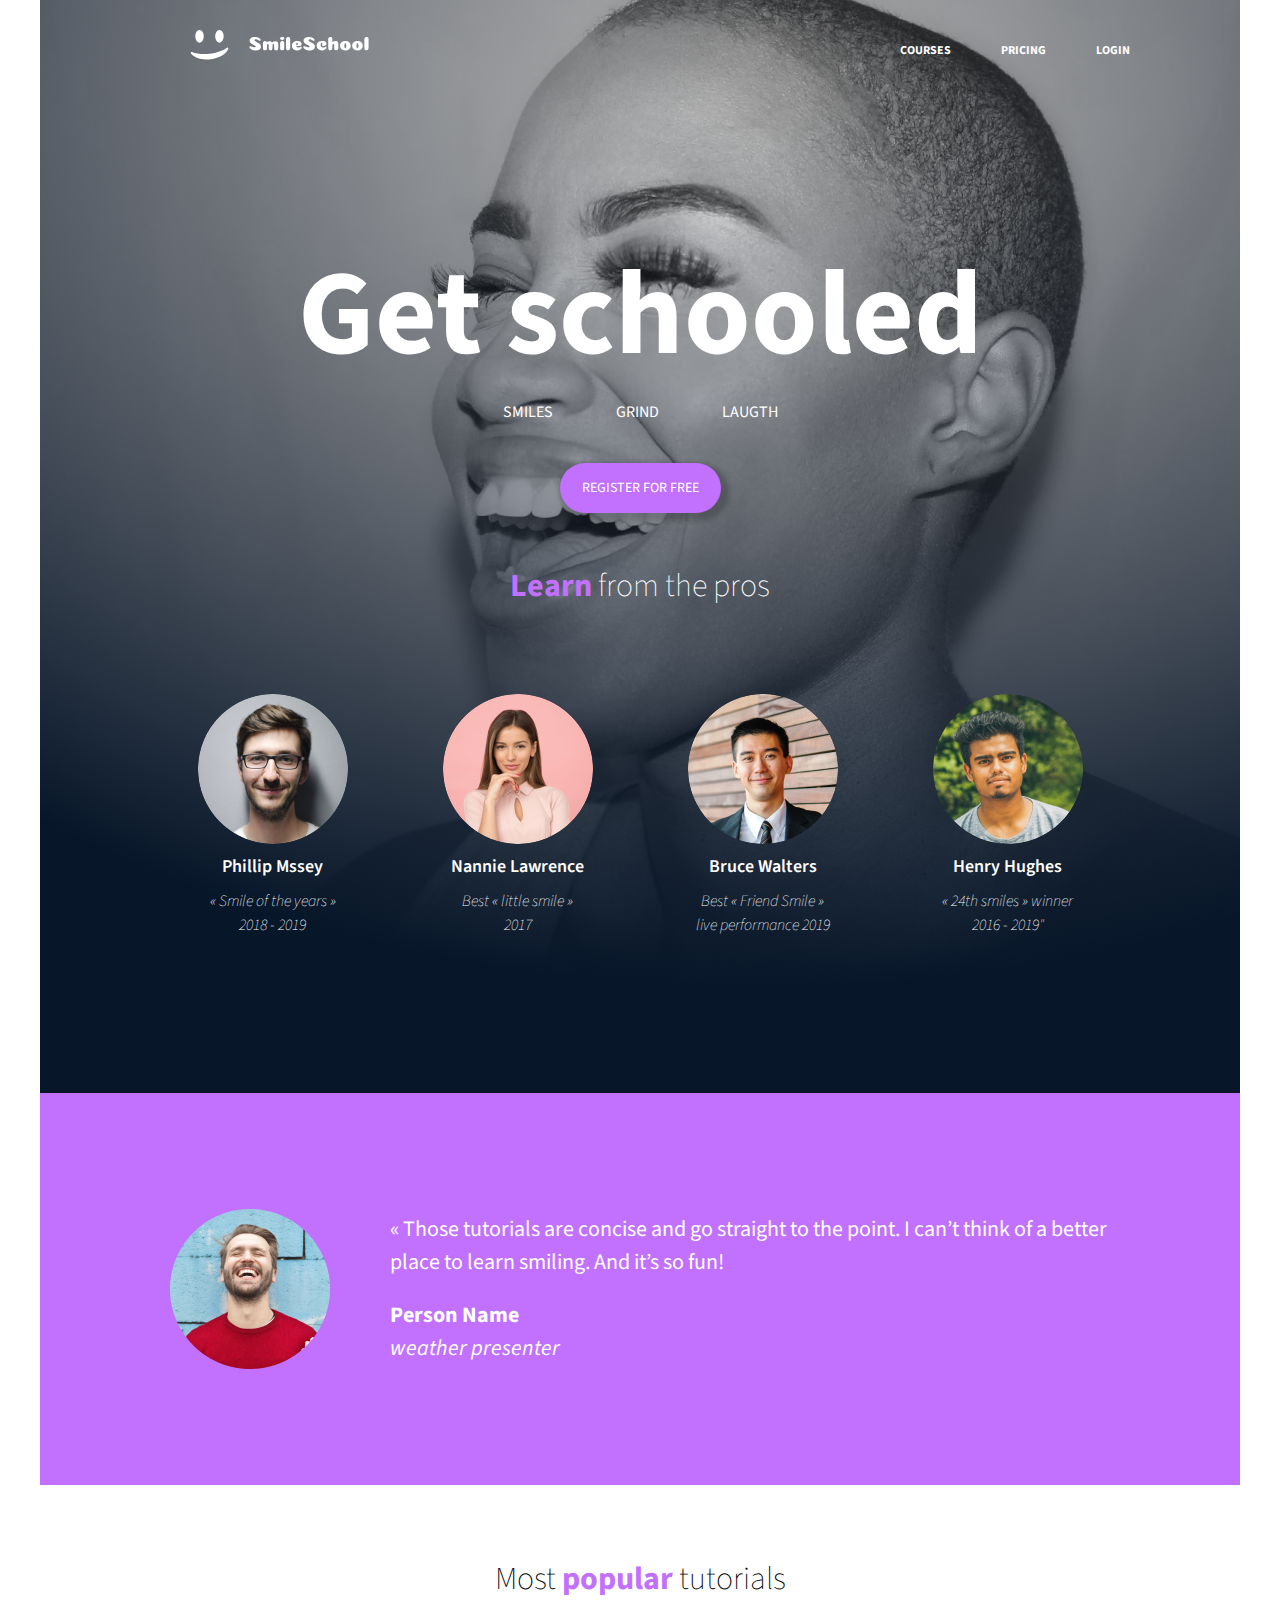
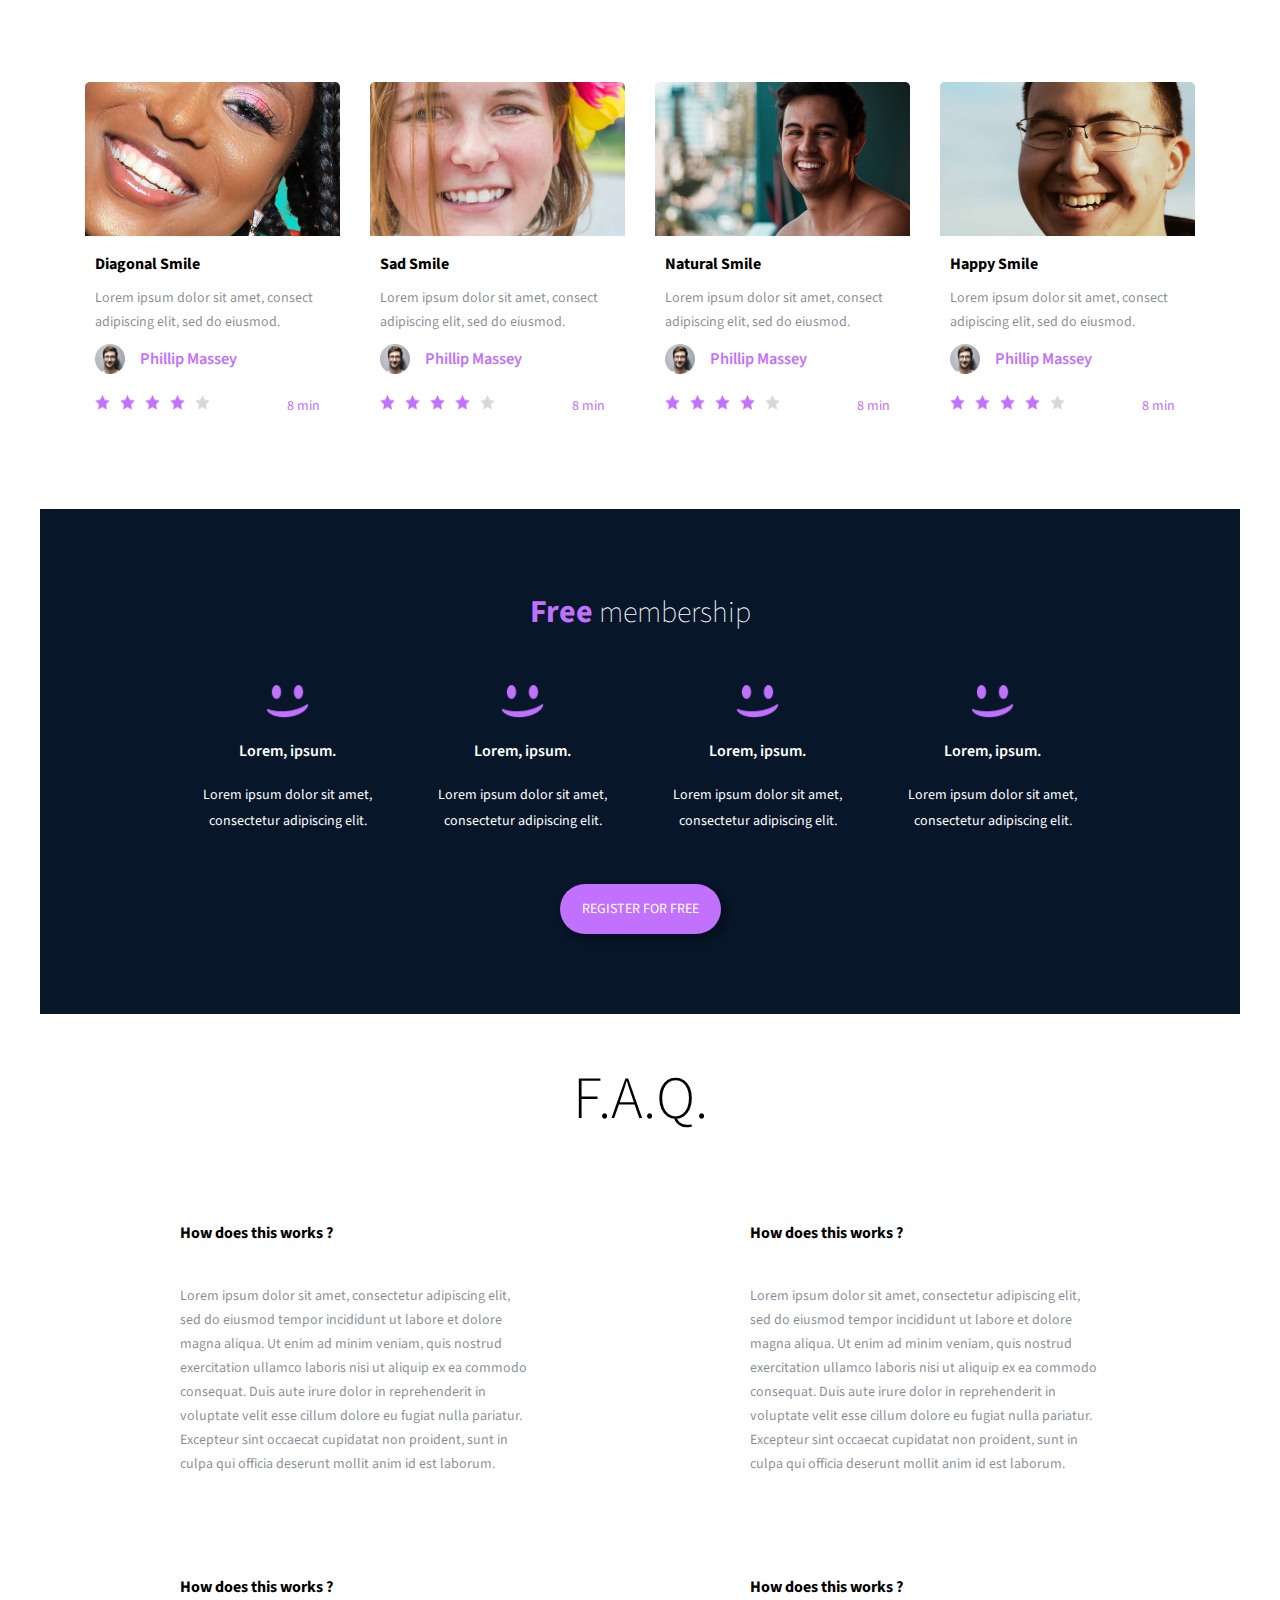
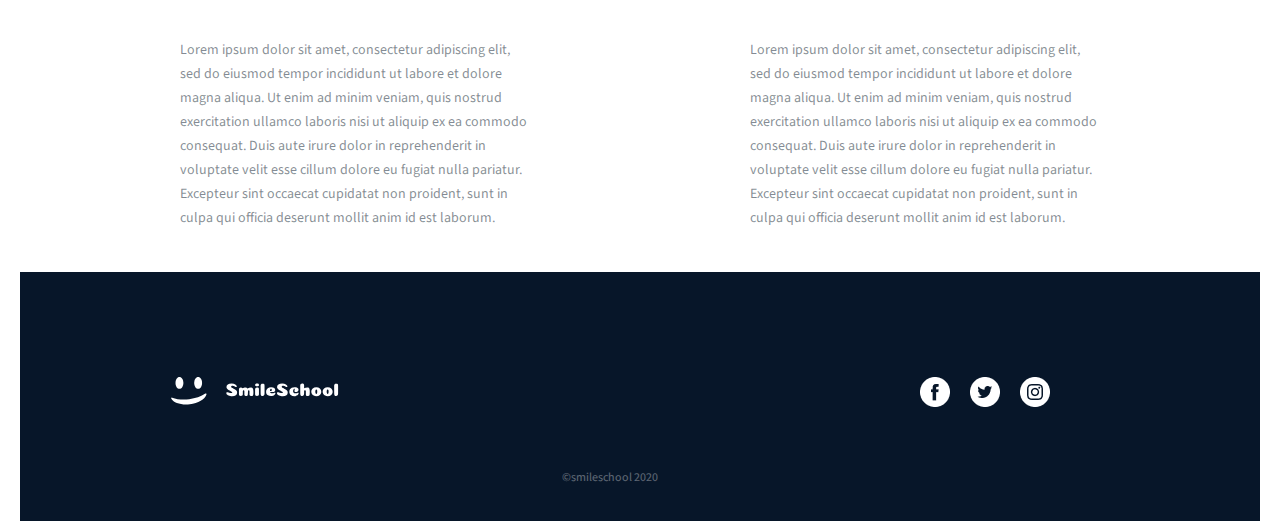
<file: index.html>
<!DOCTYPE html>
<html lang="en">

<head>
    <meta charset="UTF-8">
    <meta name="viewport" content="width=device-width, initial-scale=1.0">
    <link rel="stylesheet" href="styles.css">
    <link href="https://fonts.googleapis.com/css2?family=Source+Sans+Pro:wght@300;400;600;700&display=swap"
        rel="stylesheet">

    <title>Get Schooled</title>
</head>

<body>

    <!--HEADER-->
    <header>
        <!--Link with image-->
        <a href="" class="logo">
            <img src="images/logo.svg" alt="logo">
        </a>

        <!--Navbar with a list of 3 links-->
        <nav>
            <ul class="nav-links">
                <li><a class="bold" href="">Courses</a></li>
                <li><a class="bold" href="">Pricing</a></li>
                <li><a class="bold" href="">Login</a></li>
            </ul>
        </nav>
    </header>

    <!--MAIN-->
    <main>

        <!--Section: BANNER-->
        <section class="banner-section">
            <div class="maintitle">
                <h1 class="bold">Get schooled</h1>
                <p>SMILES GRIND LAUGTH</p>
                <button>Register for free</button>
            </div>
            <div class="pro-container">
                <h2><span class="highlight bold">Learn </span>from the pros</h2>
                <div class="pro-section">
                    <div class="pro-cards">
                        <img src="images/avatar1.png" alt="">
                        <h3 class="bold">Phillip Mssey</h3>
                        <p class="italic">« Smile of the years »<br>2018 - 2019</p>
                    </div>
                    <div class="pro-cards">
                        <img src="images/avatar2.png" alt="">
                        <h3 class="bold">Nannie Lawrence</h3>
                        <p class="italic">Best « little smile »<br>2017</p>
                    </div>
                    <div class="pro-cards">
                        <img src="images/avatar3.png" alt="">
                        <h3 class="bold">Bruce Walters</h3>
                        <p class="italic">Best « Friend Smile »<br>live performance 2019</p>
                    </div>
                    <div class="pro-cards">
                        <img src="images/avatar4.png" alt="">
                        <h3 class="bold">Henry Hughes</h3>
                        <p class="italic">« 24th smiles » winner<br>2016 - 2019"</p>
                    </div>
                </div>
            </div>
        </section>

        <!--Section QUOTE-->
        <section class="quote-section">
            <div class="quote-container">
                <img src="images/avatarquote.png" alt="">
                <div class="quote-blockquote">
                    <blockquote>« Those tutorials are concise and go straight to the point. I can’t think of a better place to learn smiling. And it’s so fun!</blockquote>
                    <p class="bold">Person Name</p>
                    <p class="italic">weather presenter</p>
                </div>
            </div>
        </section>

        <!--Section: VIDEOS-->
        <section class="video-section">
            <h1>Most <span class="highlight bold">popular </span>tutorials</h1>
            <div class="video-container">
                <div class="video-cards">
                    <img src="images/preview1.png" alt="">
                    <h2 class="video-titles">Diagonal Smile</h2>
                    <p>Lorem ipsum dolor sit amet, consect adipiscing elit, sed do eiusmod.</p>
                    <div class="video-avatar">
                        <img src="images/avatar1.png" alt="">
                        <h3>Phillip Massey</h3>
                    </div>
                    <div class="video-stars">
                        <div><img src="images/Star_4.png" alt=""></div>
                        <div><img src="images/Star_4.png" alt=""></div>
                        <div><img src="images/Star_4.png" alt=""></div>
                        <div><img src="images/Star_4.png" alt=""></div>
                        <div><img src="images/Star_5.png" alt=""></div>
                        <p>8 min</p>
                    </div>
                </div>
                <div class="video-cards">
                    <img src="images/preview2.png" alt="">
                    <h2 class="video-titles">Sad Smile</h2>
                    <p>Lorem ipsum dolor sit amet, consect adipiscing elit, sed do eiusmod.</p>
                    <div class="video-avatar">
                        <img src="images/avatar1.png" alt="">
                        <h3>Phillip Massey</h3>
                    </div>
                    <div class="video-stars">
                        <div><img src="images/Star_4.png" alt=""></div>
                        <div><img src="images/Star_4.png" alt=""></div>
                        <div><img src="images/Star_4.png" alt=""></div>
                        <div><img src="images/Star_4.png" alt=""></div>
                        <div><img src="images/Star_5.png" alt=""></div>
                        <p>8 min</p>
                    </div>
                </div>
                <div class="video-cards">
                    <img src="images/preview3.png" alt="">
                    <h2 class="video-titles">Natural Smile</h2>
                    <p>Lorem ipsum dolor sit amet, consect adipiscing elit, sed do eiusmod.</p>
                    <div class="video-avatar">
                        <img src="images/avatar1.png" alt="">
                        <h3>Phillip Massey</h3>
                    </div>
                    <div class="video-stars">
                        <div><img src="images/Star_4.png" alt=""></div>
                        <div><img src="images/Star_4.png" alt=""></div>
                        <div><img src="images/Star_4.png" alt=""></div>
                        <div><img src="images/Star_4.png" alt=""></div>
                        <div><img src="images/Star_5.png" alt=""></div>
                        <p>8 min</p>
                    </div>
                </div>
                <div class="video-cards">
                    <img src="images/preview4.png" alt="">
                    <h2 class="video-titles">Happy Smile</h2>
                    <p>Lorem ipsum dolor sit amet, consect adipiscing elit, sed do eiusmod.</p>
                    <div class="video-avatar">
                        <img src="images/avatar1.png" alt="">
                        <h3>Phillip Massey</h3>
                    </div>
                    <div class="video-stars">
                        <div><img src="images/Star_4.png" alt=""></div>
                        <div><img src="images/Star_4.png" alt=""></div>
                        <div><img src="images/Star_4.png" alt=""></div>
                        <div><img src="images/Star_4.png" alt=""></div>
                        <div><img src="images/Star_5.png" alt=""></div>
                        <p>8 min</p>
                    </div>
                </div>
            </div>
        </section>

        <!--Section: MEMBERSHIP-->
        <section class="membership-section">
            <h1><span class="highlight bold">Free </span>membership</h1>
            <div class="membership-container">
                <div class="membership-card">
                    <img src="images/smile.png" alt="">
                    <h2>Lorem, ipsum.</h2>
                    <p>Lorem ipsum dolor sit amet, consectetur adipiscing elit.</p>
                </div>
                <div class="membership-card">
                    <img src="images/smile.png" alt="">
                    <h2>Lorem, ipsum.</h2>
                    <p>Lorem ipsum dolor sit amet, consectetur adipiscing elit.</p>
                </div>
                <div class="membership-card">
                    <img src="images/smile.png" alt="">
                    <h2>Lorem, ipsum.</h2>
                    <p>Lorem ipsum dolor sit amet, consectetur adipiscing elit.</p>
                </div>
                <div class="membership-card">
                    <img src="images/smile.png" alt="">
                    <h2>Lorem, ipsum.</h2>
                    <p>Lorem ipsum dolor sit amet, consectetur adipiscing elit.</p>
                </div>
            </div>
            <button>Register for free</button>
        </section>

        <!--Section: FAQ-->
        <section class="faq-section">
            <h1>F.A.Q.</h1>
            <div class="faq-container">
                <!--Row 1-->
                <div class="faq-row">
                    <div class="faq-card">
                        <h2>How does this works ?</h2>
                        <p>Lorem ipsum dolor sit amet, consectetur adipiscing elit, sed do eiusmod tempor incididunt ut labore et dolore magna aliqua. Ut enim ad minim veniam, quis nostrud exercitation ullamco laboris nisi ut aliquip ex ea commodo consequat. Duis aute irure dolor in reprehenderit in voluptate velit esse cillum dolore eu fugiat nulla pariatur. Excepteur sint occaecat cupidatat non proident, sunt in culpa qui officia deserunt mollit anim id est laborum.
                        </p>
                    </div>
                    <div class="faq-card">
                        <h2>How does this works ?</h2>
                        <p>Lorem ipsum dolor sit amet, consectetur adipiscing elit, sed do eiusmod tempor incididunt ut labore et dolore magna aliqua. Ut enim ad minim veniam, quis nostrud exercitation ullamco laboris nisi ut aliquip ex ea commodo consequat. Duis aute irure dolor in reprehenderit in voluptate velit esse cillum dolore eu fugiat nulla pariatur. Excepteur sint occaecat cupidatat non proident, sunt in culpa qui officia deserunt mollit anim id est laborum.
                        </p>
                    </div>
                </div>

                <!--Row 2-->
                <div class="faq-row">
                    <div class="faq-card">
                        <h2>How does this works ?</h2>
                        <p>Lorem ipsum dolor sit amet, consectetur adipiscing elit, sed do eiusmod tempor incididunt ut labore et dolore magna aliqua. Ut enim ad minim veniam, quis nostrud exercitation ullamco laboris nisi ut aliquip ex ea commodo consequat. Duis aute irure dolor in reprehenderit in voluptate velit esse cillum dolore eu fugiat nulla pariatur. Excepteur sint occaecat cupidatat non proident, sunt in culpa qui officia deserunt mollit anim id est laborum.
                        </p>
                    </div>
                    <div class="faq-card">
                        <h2>How does this works ?</h2>
                        <p>Lorem ipsum dolor sit amet, consectetur adipiscing elit, sed do eiusmod tempor incididunt ut labore et dolore magna aliqua. Ut enim ad minim veniam, quis nostrud exercitation ullamco laboris nisi ut aliquip ex ea commodo consequat. Duis aute irure dolor in reprehenderit in voluptate velit esse cillum dolore eu fugiat nulla pariatur. Excepteur sint occaecat cupidatat non proident, sunt in culpa qui officia deserunt mollit anim id est laborum.
                        </p>
                    </div>
                </div>
            </div>
        </section>
    </main>

    <!--FOOTER-->
    <footer>
        <div class="footer-section">
            <div class="footer-container">
                <div class="footer-logo">
                    <img src="images/logo.svg" alt="">
                </div>
                <div class="footer-social">
                    <a href="">
                        <img src="images/Facebook_White.png" alt="">
                    </a>
                    <a href="">
                        <img src="images/Twitter_White.png" alt="">
                    </a>
                    <a href="">
                        <img src="images/Instagram_White.png" alt="">
                    </a>
                </div>
            </div>
            <p class="copyright">©smileschool 2020</p>
        </div>
    </footer>
</body>

</html>
</file>
<file: styles.css>
/* ------- RESETS -------- */
* {
  margin: 0;
  padding: 0;
  box-sizing: border-box;
  font-family: "Source Sans Pro", sans-serif;
}

/* ------- BODY MAIN -------- */
body {
  max-width: 1440px;
  margin: 0 auto;
  padding: 0 20px;
  font-family: "Source Sans Pro", sans-serif;
}

main {
  padding: 0 20px;
}

.bold {
  font-weight: bold;
}

.italic {
  font-style: italic;
}

/* ------- HEADER -------- */
header {
  background-color: transparent;
  display: flex;
  align-items: center;
  justify-content: space-between;
  padding: 30px 170px;
  width: 100%;
  max-width: 1440px;
  margin: 0 auto;
  z-index: 1000;
  box-sizing: border-box;
  position: absolute;
}

.logo img {
  height: 32px;
}

.nav-links {
  display: flex;
  gap: 50px;
  list-style: none;
}

.nav-links a {
  text-decoration: none;
  text-transform: uppercase;
  font-size: 12px;
  font-weight: 700;
  color: white;
}

/* ------- BANNER SECTION -------- */
.banner-section {
  color: white;
  width: 100%;
  height: 1093px;
  padding: 100px 20px;
  text-align: center;
  position: relative;
  background-image: url(images/background.png);
}

.maintitle {
  margin-bottom: 50px;
}

.maintitle h1 {
  margin-top: 130px;
  font-size: 120px;
  font-weight: 700;
}

.maintitle p {
  word-spacing: 60px;
  font-size: 16px;
  margin-bottom: 40px;
}

.maintitle button,
.membership-section button {
  background-color: #c271ff;
  font-size: 14px;
  color: white;
  padding: 15px 22px;
  text-transform: uppercase;
  border-style: none;
  box-shadow: 4px 4px 5px 4px rgba(0, 0, 0, 0.2);
  border-radius: 25px;
}

.pro-container {
  margin-top: 130px;
  margin: 0 50px;
}

.pro-container h2 {
  font-size: 32px;
  margin-bottom: 85px;
  font-weight: lighter;
}

.pro-section {
  display: flex;
  justify-content: space-around;
  margin: 0 40px 0 40px;
}

.pro-cards {
  display: flex;
  flex-direction: column;
  gap: 10px;
}

.highlight {
  font-size: 32px;
  color: #c271ff;
}

.pro-cards img {
  border-radius: 50%;
  width: 150px;
  height: 150px;
}

.pro-cards h3 {
  font-size: 18px;
  font-weight: 600;
}

.pro-cards p {
  font-size: 16px;
  font-weight: lighter;
  line-height: 24px;
}

/* ------- QUOTE SECTION -------- */
.quote-section {
  background-color: #c271ff;
  width: 100%;
  height: 392px;
  display: flex;
  align-items: center;
  justify-content: center;
}

.quote-container {
  display: flex;
  gap: 60px;
  align-items: center;
  justify-content: center;
}

.quote-blockquote {
  display: flex;
  flex-direction: column;
  font-size: 22px;
  width: 60%;
}

.quote-blockquote p {
  line-height: 33px;
}

.quote-container p,
blockquote {
  color: white;
}

blockquote {
  margin-bottom: 20px;
  line-height: 33px;
}

/* ------- VIDEO SECTION -------- */
.video-section {
  height: 624px;
  width: 100%;
  display: flex;
  flex-direction: column;
  align-items: center;
  justify-content: center;
}

.video-section h1 {
  margin: 80px 0;
  font-size: 32px;
  font-weight: 100;
}

.video-container {
  display: flex;
  flex-direction: row;
  justify-content: center;
  align-items: center;
  gap: 30px;
  margin-bottom: 80px;
}

.video-cards {
  width: 255px;
}

.video-cards img {
  width: 255px;
  height: 154px;
}

.video-cards h2 {
  font-weight: 700;
  font-size: 16px;
}

.video-cards p {
  font-weight: 400;
  font-size: 14px;
  color: rgba(7, 22, 41, 0.5016);
}

.video-avatar {
  display: flex;
  gap: 15px;
  font-size: 14px;
  align-items: center;
  margin: 10px;
}

.video-avatar h3 {
  font-weight: 600;
  color: #c271ff;
}

.video-cards h2,
.video-cards p,
.video-stars {
  margin: 10px;
  line-height: 24px;
}

.video-avatar img {
  width: 30px;
  height: 30px;
}

.video-stars {
  display: flex;
  gap: 10px;
  color: #c271ff;
  font-size: 14px;
  font-weight: 600;
  align-items: center;
  margin: 10px;
}

.video-stars p {
  margin-left: auto;
  color: #c271ff;
}

.video-stars img {
  width: 15px;
  height: 15px;
}

/* ------- MEMBERSHIP SECTION -------- */
.membership-section {
  width: 100%;
  background-color: #071629;
  color: white;
  display: flex;
  flex-direction: column;
  justify-content: center;
  align-items: center;
  padding: 80px 0;
  gap: 50px;
}

.membership-section h1 {
  font-size: 30px;
  font-weight: 100;
}

.membership-container {
  width: 100%;
  padding: 0 130px;
  display: flex;
  justify-content: space-around;
}

.membership-card {
  display: flex;
  flex-direction: column;
  align-items: center;
  gap: 20px;
  width: 257px;
  padding: 0 20px;
  text-align: center;
}

.membership-card img {
  width: 44px;
  height: 35px;
}

.membership-card h2 {
  font-weight: 600;
  font-size: 16px;
}

.membership-card p {
  font-weight: 400;
  font-size: 14px;
  line-height: 26px;
}

/* ------- FAQ SECTION -------- */
.faq-section {
  height: 858px;
  width: 100%;
  display: flex;
  flex-direction: column;
  justify-content: center;
  align-items: center;
  padding: 80px 0;
  gap: 80px;
}

.faq-section h1 {
  font-weight: 300;
  font-size: 60px;
}

.faq-container {
  width: 920px;
  display: flex;
  flex-direction: column;
  gap: 100px;
}

.faq-row {
  display: flex;
  justify-content: space-between;
}

.faq-row h2 {
  font-weight: 700;
  font-size: 16px;
}

.faq-row p {
  font-weight: 400;
  font-size: 14px;
  color: rgba(7, 22, 41, 0.5016);
  line-height: 24px;
}

.faq-card {
  display: flex;
  flex-direction: column;
  width: 350px;
  gap: 40px;
}

/* ------- FOOTER SECTION -------- */
footer {
  width: 100%;
  height: 249px;
  background-color: #071629;
  display: flex;
  align-items: center;
  justify-content: center;
  padding: 50px 210px 20px 150px;
}

.footer-logo img {
  width: 169px;
  height: 30px;
}

.footer-section {
  display: flex;
  flex-direction: column;
  align-items: center;
  justify-content: space-between;
  text-align: center;
  width: 100%;
  height: 100%;
  padding-top: 55px;
}

.footer-container {
  display: flex;
  align-items: center;
  justify-content: space-between;
  width: 100%;
  max-width: 1440px;
  margin: 0 auto;
}

.footer-logo {
}

.footer-social {
  display: flex;
  gap: 20px;
}

.footer-social img {
  width: 30px;
  height: 30px;
}

.copyright {
  font-weight: 400;
  font-size: 12px;
  color: #ffffff;
  opacity: 0.35;
  margin-bottom: 15px;
}
</file>
